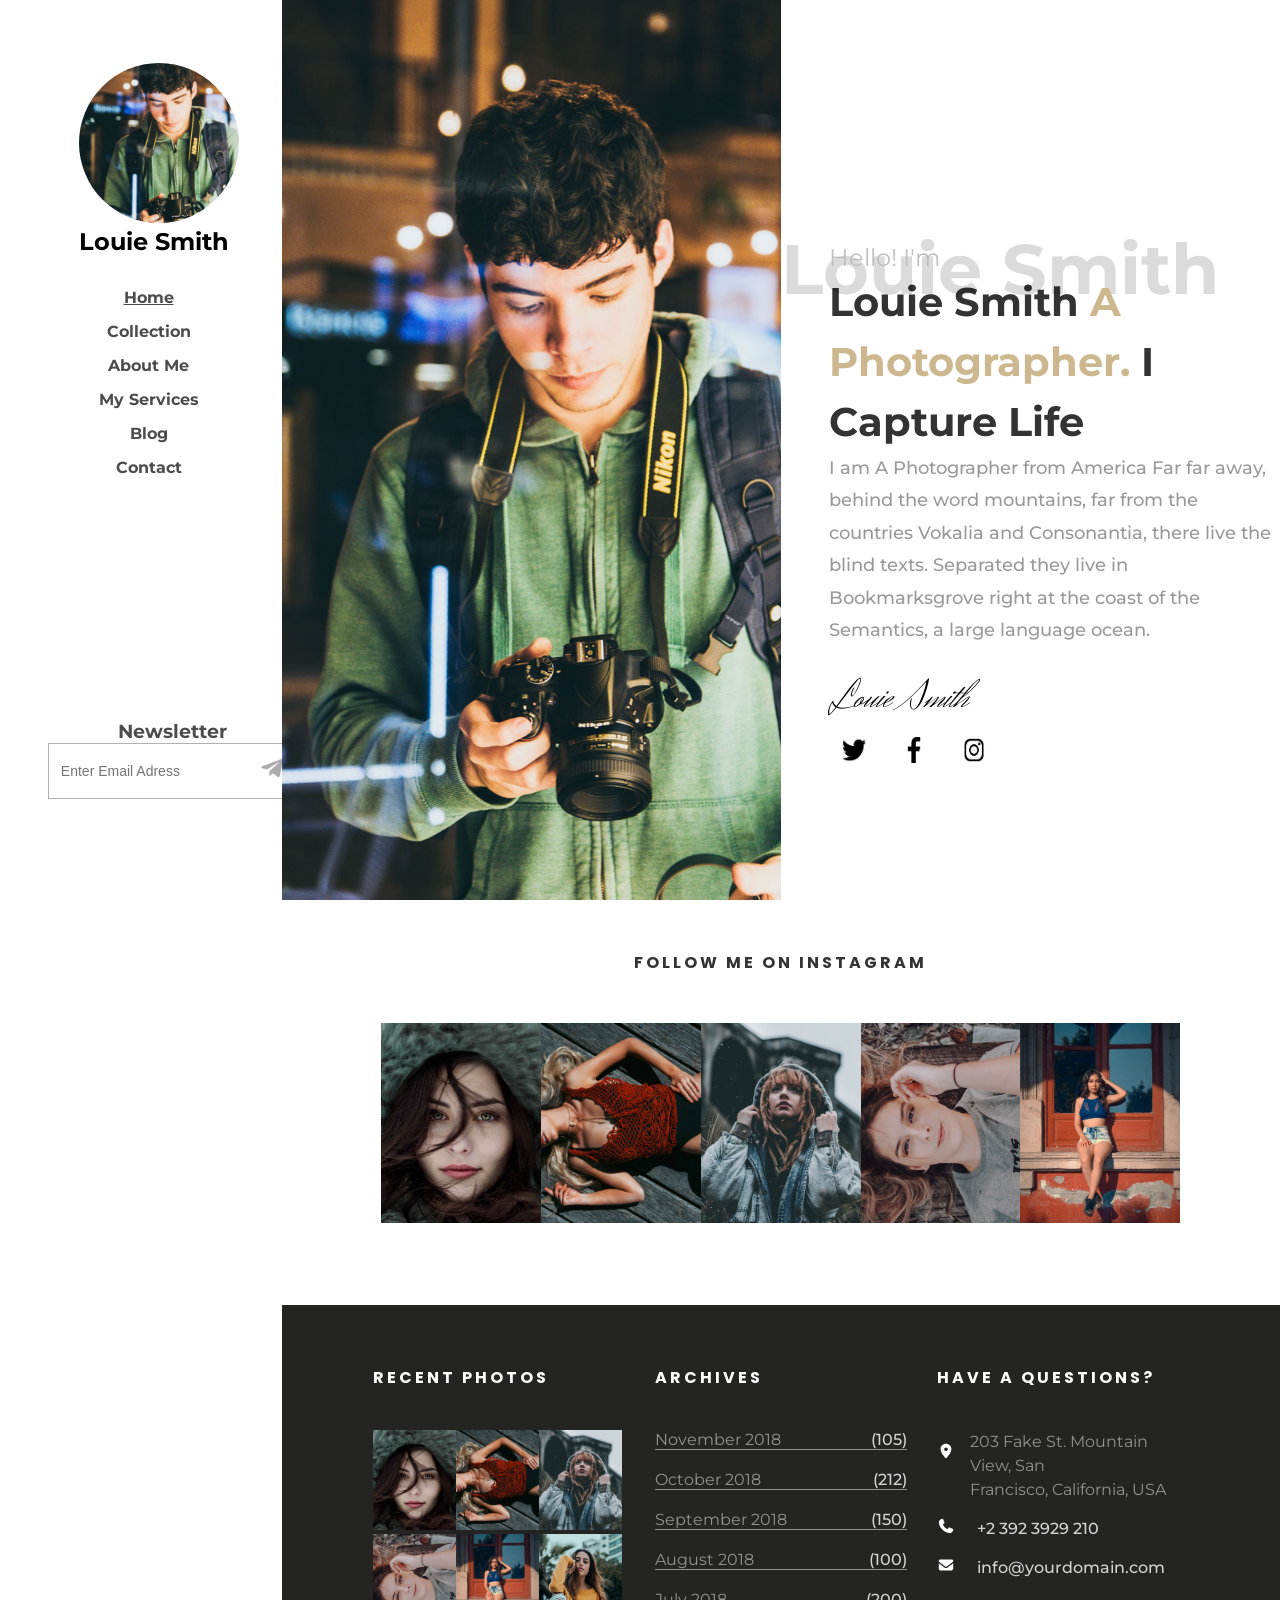
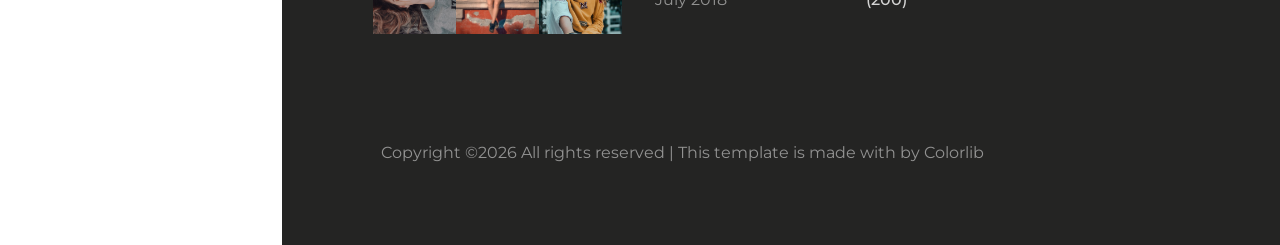
<file: index.html>
<!DOCTYPE html>
<html lang="en">
<head>
    <meta charset="UTF-8">
    <meta name="viewport" content="width=device-width, initial-scale=1.0">
    <title>Document</title>
    <link rel="stylesheet" href="style.css">
    <link rel="preconnect" href="https://fonts.googleapis.com">
    <link rel="preconnect" href="https://fonts.gstatic.com" crossorigin>
    <link href="https://fonts.googleapis.com/css2?family=Montserrat:ital,wght@0,100..900;1,100..900&display=swap" rel="stylesheet">
    <link rel="preconnect" href="https://fonts.googleapis.com">
    <link rel="preconnect" href="https://fonts.gstatic.com" crossorigin>
    <link href="https://fonts.googleapis.com/css2?family=Herr+Von+Muellerhoff&family=Poppins:ital,wght@0,100;0,200;0,300;0,400;0,500;0,600;0,700;0,800;0,900;1,100;1,200;1,300;1,400;1,500;1,600;1,700;1,800;1,900&display=swap" rel="stylesheet">
    <link rel="preconnect" href="https://fonts.googleapis.com">
    <link rel="preconnect" href="https://fonts.gstatic.com" crossorigin>
    <link href="https://fonts.googleapis.com/css2?family=Montserrat:ital,wght@0,100..900;1,100..900&family=Poppins:ital,wght@0,100;0,200;0,300;0,400;0,500;0,600;0,700;0,800;0,900;1,100;1,200;1,300;1,400;1,500;1,600;1,700;1,800;1,900&display=swap" rel="stylesheet">




</head>
<body>
    <div id="divDaEsquerda">
    <div id="Foto-logo">
    <a href="index.html" id="a-titulosla"> <img src="img/author.jpg" alt="" id="imagem_Foto"><h1 id="h1-louie">Louie Smith</h1></a>
    </div>
   <ul id="ul-doLado">
    <li id="li-doLado"><a href="index.html" id="a-lateral" class="protagonista"> Home </a></li>
    <li id="li-doLado"><a href="colection.html" id="a-lateral"> Collection </a></li>
    <li id="li-doLado"><a href="about.html" id="a-lateral"> About Me </a></li>
    <li id="li-doLado"><a href="myservice.html" id="a-lateral"> My Services </a></li>
    <li id="li-doLado"><a href="blog.html" id="a-lateral"> Blog </a></li>
    <li id="li-doLado"><a href="contact.html" id="a-lateral"> Contact </a></li>
   </ul>
   <div id="div-newsletter">
   <h3 id="h3-newsletter">Newsletter</h3>
   <div id="div-input"><input type="text" placeholder="Enter Email Adress"  id="input-1"> <img src="img/btnenviar.png" alt="" id="svg"></div>
   </div>
    </div>








    <div id="div1">
     
        <div id="div-imagem"> <img src="img/author.jpg" alt="" id="img-principal"></div>
        <h1 id="h1-transparente">Louie Smith</h1>
        <div id="div-2">
        <div id="div-texto">
        <p id="hello"> Hello! I'm</p>
        <h2 id="h2-1">Louie Smith <span id="span-amarelo">A Photographer.</span> I Capture Life</h2>
        <P id="P-DOtEXTO">I am A Photographer from America Far far away, behind the word mountains, far from the countries Vokalia and Consonantia, there live the blind texts. Separated they live in Bookmarksgrove right at the coast of the Semantics, a large language ocean.</P>
        <h3 id="assinatura">Louie Smith</h3>
        <ul id="ul2">
        <li class="pngsRedeSocial"><a href="" ><img src="img/redeSocial.png" alt="" class="pngs-1"></a></li>
        <li class="pngsRedeSocial"><a href="" ><img src="img/redeSocial1.png" alt="" class="pngs-2"></a></li>
        <li class="pngsRedeSocial"><a href="" ><img src="img/redeSocial2.png" alt="" class="pngs-3"></a></li>
        </ul>
        </div>
        </div>
    </div>




    <section id="section-sla">




     <div id="div-container">
    <div id="h22"><h2 id="h2-titulo">follow me on instagram</h2> </div>
    <div id="div-fotos">
    <img src="img/image_1.jpg" alt="" class="imgs">
    <img src="img/image_2.jpg" alt="" class="imgs">
    <img src="img/image_3.jpg" alt="" class="imgs">
    <img src="img/image_4.jpg" alt="" class="imgs">
    <img src="img/image_5.jpg" alt="" class="imgs">
    </div>
    </div>








    </section>




    <footer>
      <div id="div-container-doFooter">
      <div id="divssla">
        <h2 class="h2s">recent photos</h2>
        <div id="div6fotos"><a href=""><img src="img/image_1.jpg" alt="" class="imgs2"><img src="img/image_2.jpg" alt="" class="imgs2"><img src="img/image_3.jpg" alt="" class="imgs2"><img src="img/image_4.jpg" alt="" class="imgs2"><img src="img/image_5.jpg" alt="" class="imgs2"><img src="img/image_6.jpg" alt="" class="imgs2"></a></div>
    
      </div>

      <div id="divssla">
        <h2 class="h2s">archives</h2>
        <div id="divul">
        <ul id="ul-rodape">
        <li id="li-rodape">November 2018 <span class="span-numero">(105)</span></li>
        <li id="li-rodape">October 2018 <span class="span-numero">(212)</span></li>
        <li id="li-rodape">September 2018 <span class="span-numero">(150)</span></li>
        <li id="li-rodape">August 2018 <span class="span-numero">(100)</span></li>
        <li id="li-rodape5">July 2018 <span class="span-numero">(200)</span></li>
        </ul>
        </div>
    
      </div>

      <div id="divssla">
        <h2 class="h2s">have a questions?</h2>

        <div>
         <ul id="ul-rodape2">
            <li id="li-rodape2">
            <div id="div-svj1"><svg xmlns="http://www.w3.org/2000/svg" viewBox="0 0 640 640"><!--!Font Awesome Free 7.2.0 by @fontawesome - https://fontawesome.com License - https://fontawesome.com/license/free Copyright 2026 Fonticons, Inc.--><path fill="rgb(255, 255, 255)" d="M128 252.6C128 148.4 214 64 320 64C426 64 512 148.4 512 252.6C512 371.9 391.8 514.9 341.6 569.4C329.8 582.2 310.1 582.2 298.3 569.4C248.1 514.9 127.9 371.9 127.9 252.6zM320 320C355.3 320 384 291.3 384 256C384 220.7 355.3 192 320 192C284.7 192 256 220.7 256 256C256 291.3 284.7 320 320 320z"/></svg></div>
            <p id="p-rodape">	203 Fake St. Mountain View, San<br>Francisco, California, USA</p>
            </li>
            <li id="li-rodape2">
            <div id="div-svj2e3"><svg xmlns="http://www.w3.org/2000/svg" viewBox="0 0 640 640"><!--!Font Awesome Free 7.2.0 by @fontawesome - https://fontawesome.com License - https://fontawesome.com/license/free Copyright 2026 Fonticons, Inc.--><path fill="rgb(255, 255, 255)" d="M224.2 89C216.3 70.1 195.7 60.1 176.1 65.4L170.6 66.9C106 84.5 50.8 147.1 66.9 223.3C104 398.3 241.7 536 416.7 573.1C493 589.3 555.5 534 573.1 469.4L574.6 463.9C580 444.2 569.9 423.6 551.1 415.8L453.8 375.3C437.3 368.4 418.2 373.2 406.8 387.1L368.2 434.3C297.9 399.4 241.3 341 208.8 269.3L253 233.3C266.9 222 271.6 202.9 264.8 186.3L224.2 89z"/></svg></div>
            <span id="span-footer">+2 392 3929 210</span>
            </li>
            <li id="li-rodape2">
            <div id="div-svj2e3"><svg xmlns="http://www.w3.org/2000/svg" viewBox="0 0 640 640"><!--!Font Awesome Free 7.2.0 by @fontawesome - https://fontawesome.com License - https://fontawesome.com/license/free Copyright 2026 Fonticons, Inc.--><path fill="rgb(255, 255, 255)" d="M112 128C85.5 128 64 149.5 64 176C64 191.1 71.1 205.3 83.2 214.4L291.2 370.4C308.3 383.2 331.7 383.2 348.8 370.4L556.8 214.4C568.9 205.3 576 191.1 576 176C576 149.5 554.5 128 528 128L112 128zM64 260L64 448C64 483.3 92.7 512 128 512L512 512C547.3 512 576 483.3 576 448L576 260L377.6 408.8C343.5 434.4 296.5 434.4 262.4 408.8L64 260z"/></svg></div>
            <span id="span-footer">info@yourdomain.com</span>
            </li>
         </ul>
        </div>

      </div>


      </div>
      <p id="p-deforadorodape">Copyright ©2026 All rights reserved | This template is made with  by Colorlib</p>



    </footer>








</body>
</html>
</file>
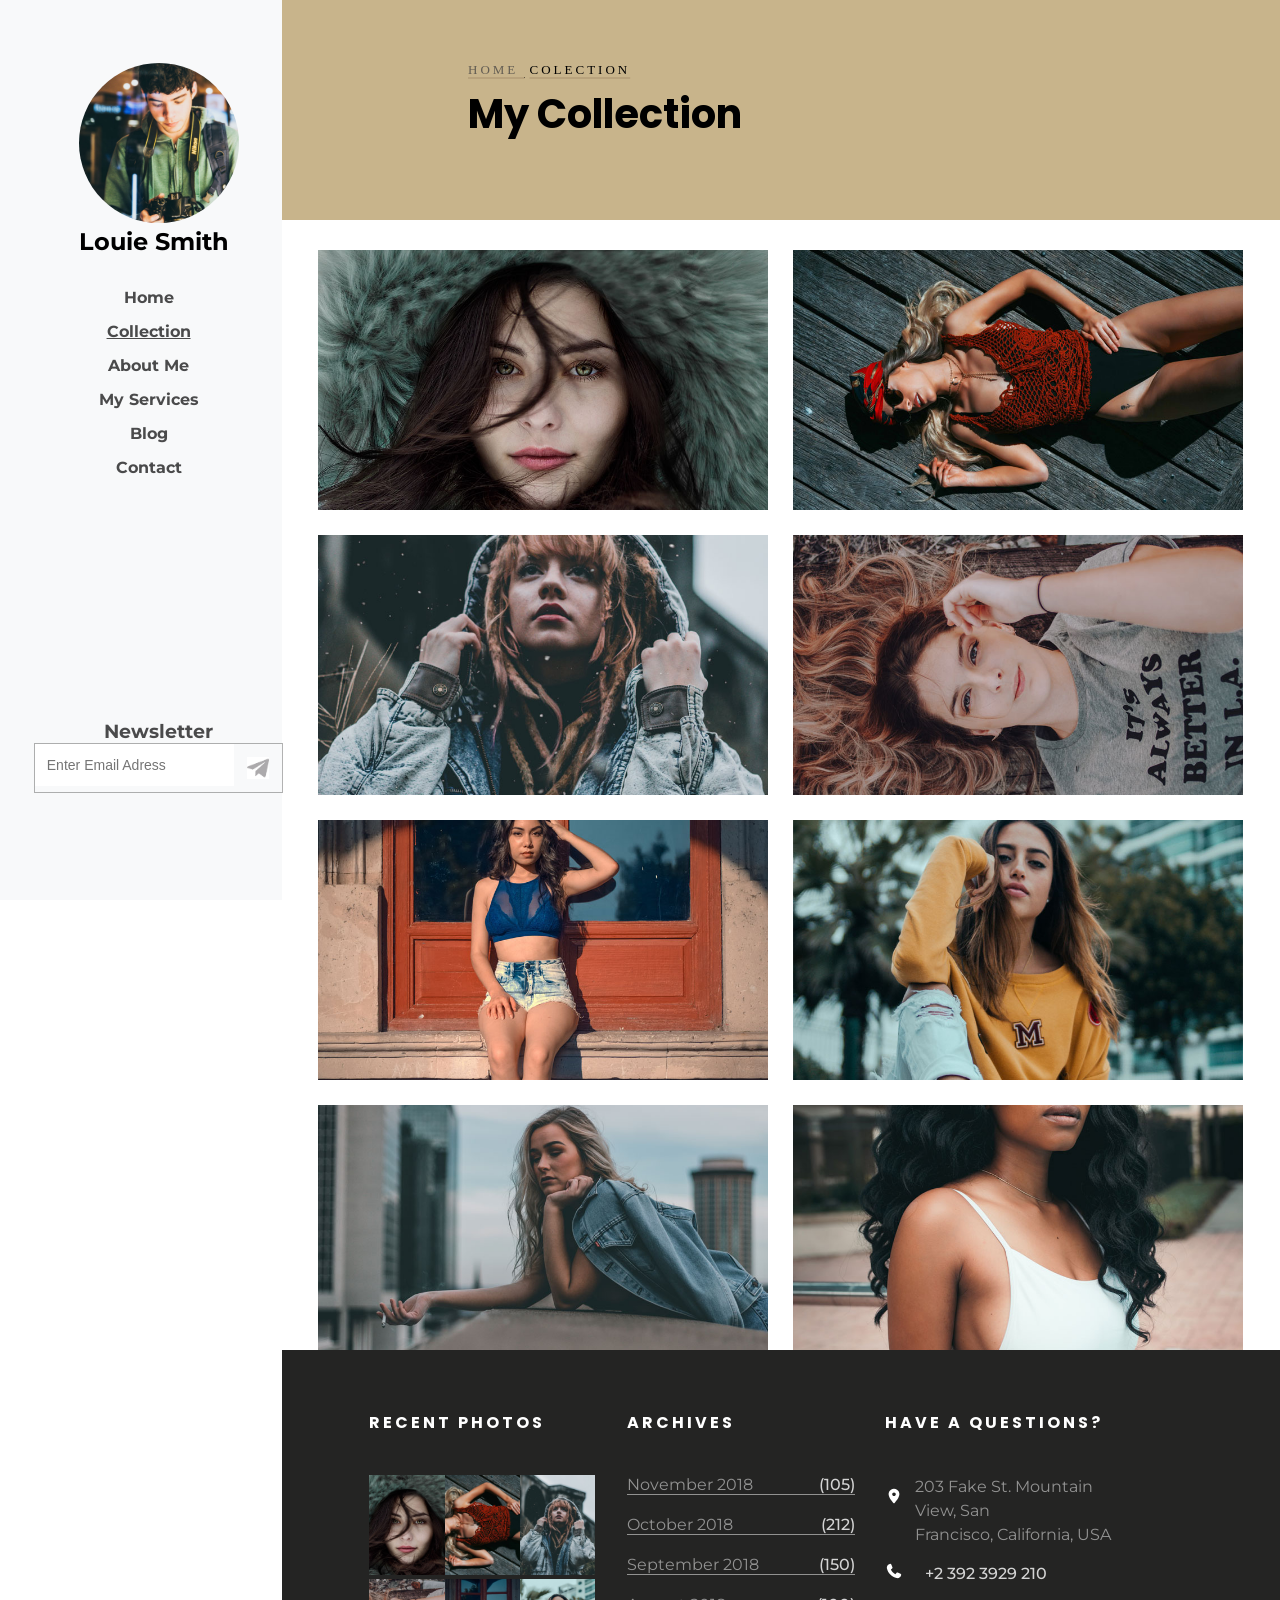
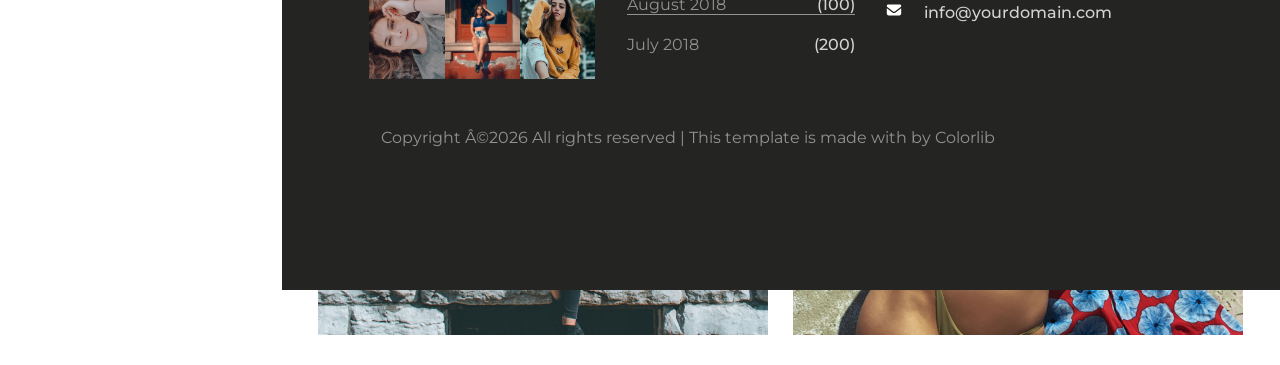
<file: colection.html>
<!DOCTYPE html>
<html lang="en">
<head>
    <meta charset="UTF-8">
    <meta name="viewport" content="width=device-width, initial-scale=1.0">
    <title>Document</title>
    <link rel="stylesheet" href="colection.css">
    <link href="https://fonts.googleapis.com/css2?family=Montserrat:ital,wght@0,100..900;1,100..900&family=Poppins:ital,wght@0,100;0,200;0,300;0,400;0,500;0,600;0,700;0,800;0,900;1,100;1,200;1,300;1,400;1,500;1,600;1,700;1,800;1,900&display=swap" rel="stylesheet">

    <div id="divDaEsquerda">
        <div id="Foto-logo">
        <a href="index.html" id="a-titulo"> <img src="img/author.jpg" alt="" id="imagem_Foto"><h1 id="h1-louie">Louie Smith</h1></a>
        </div>
       <ul id="ul-doLado">
        <li id="li-doLado"><a href="index.html" id="a-lateral"> Home </a></li>
        <li id="li-doLado"><a href="colection.html" id="a-lateral" class="protagonista"> Collection </a></li>
        <li id="li-doLado"><a href="about.html" id="a-lateral"> About Me </a></li>
        <li id="li-doLado"><a href="myservice.html" id="a-lateral"> My Services </a></li>
        <li id="li-doLado"><a href="blog.html" id="a-lateral"> Blog </a></li>
        <li id="li-doLado"><a href="contact.html" id="a-lateral"> Contact </a></li>
       </ul>
       <div id="div-newsletter">
       <h3 id="h3-newsletter">Newsletter</h3>
       <div id="div-input"><input type="text" placeholder="Enter Email Adress"  id="input-1"> <img src="img/btnenviar.png" alt="" id="svg"></div>
       </div>
        </div>

<div class="top-footer">
  <div class="breadcrumb">
    <span><a href="HOME.html" id="a-home">HOME </a><a href="colection.html" id="span-contact"> COLECTION</a><br></span>
  </div>

  <h1>My Collection</h1>

</div>


<div class="gallery">
  
  <div>
  <img src="img/image_1.jpg" alt="">
  </div>
  <div>
  <img src="img/image_2.jpg" alt="">
  </div>
  <div>
  <img src="img/image_3.jpg" alt="">
  </div>

  <div>
  <img src="img/image_4.jpg" alt="">
  </div>
  <div>
  <img src="img/image_5.jpg" alt="">
  </div>
  <div>
  <img src="img/image_6.jpg" alt="">
  </div>

  <div>
  <img src="img/image_7.jpg" alt="">
  </div>
  <div>
  <img src="img/image_8.jpg" alt="">
  </div>
  <div>
  <img src="img/image_9.jpg" alt="">
  </div>

  <div>
  <img src="img/image_10.jpg" alt="">
  </div>
  <div>
  <img src="img/image_11.jpg" alt="">
  </div>
  <div>
  <img src="img/image_12.jpg" alt="">
  </div>

</div>




<footer>
      <div id="div-container-doFooter">
      <div id="divssla">
        <h2 class="h2s">recent photos</h2>
        <div id="div6fotos"><a href=""><img src="img/image_1.jpg" alt="" class="imgs2"><img src="img/image_2.jpg" alt="" class="imgs2"><img src="img/image_3.jpg" alt="" class="imgs2"><img src="img/image_4.jpg" alt="" class="imgs2"><img src="img/image_5.jpg" alt="" class="imgs2"><img src="img/image_6.jpg" alt="" class="imgs2"></a></div>
    
      </div>

      <div id="divssla">
        <h2 class="h2s">archives</h2>
        <div id="divul">
        <ul id="ul-rodape">
        <li id="li-rodape">November 2018 <span class="span-numero">(105)</span></li>
        <li id="li-rodape">October 2018 <span class="span-numero">(212)</span></li>
        <li id="li-rodape">September 2018 <span class="span-numero">(150)</span></li>
        <li id="li-rodape">August 2018 <span class="span-numero">(100)</span></li>
        <li id="li-rodape5">July 2018 <span class="span-numero">(200)</span></li>
        </ul>
        </div>
    
      </div>

      <div id="divssla">
        <h2 class="h2s">have a questions?</h2>

        <div>
         <ul id="ul-rodape2">
            <li id="li-rodape2">
            <div id="div-svj1"><svg xmlns="http://www.w3.org/2000/svg" viewBox="0 0 640 640"><!--!Font Awesome Free 7.2.0 by @fontawesome - https://fontawesome.com License - https://fontawesome.com/license/free Copyright 2026 Fonticons, Inc.--><path fill="rgb(255, 255, 255)" d="M128 252.6C128 148.4 214 64 320 64C426 64 512 148.4 512 252.6C512 371.9 391.8 514.9 341.6 569.4C329.8 582.2 310.1 582.2 298.3 569.4C248.1 514.9 127.9 371.9 127.9 252.6zM320 320C355.3 320 384 291.3 384 256C384 220.7 355.3 192 320 192C284.7 192 256 220.7 256 256C256 291.3 284.7 320 320 320z"/></svg></div>
            <p id="p-rodape">	203 Fake St. Mountain View, San<br>Francisco, California, USA</p>
            </li>
            <li id="li-rodape2">
            <div id="div-svj2e3"><svg xmlns="http://www.w3.org/2000/svg" viewBox="0 0 640 640"><!--!Font Awesome Free 7.2.0 by @fontawesome - https://fontawesome.com License - https://fontawesome.com/license/free Copyright 2026 Fonticons, Inc.--><path fill="rgb(255, 255, 255)" d="M224.2 89C216.3 70.1 195.7 60.1 176.1 65.4L170.6 66.9C106 84.5 50.8 147.1 66.9 223.3C104 398.3 241.7 536 416.7 573.1C493 589.3 555.5 534 573.1 469.4L574.6 463.9C580 444.2 569.9 423.6 551.1 415.8L453.8 375.3C437.3 368.4 418.2 373.2 406.8 387.1L368.2 434.3C297.9 399.4 241.3 341 208.8 269.3L253 233.3C266.9 222 271.6 202.9 264.8 186.3L224.2 89z"/></svg></div>
            <span id="span-footer">+2 392 3929 210</span>
            </li>
            <li id="li-rodape2">
            <div id="div-svj2e3"><svg xmlns="http://www.w3.org/2000/svg" viewBox="0 0 640 640"><!--!Font Awesome Free 7.2.0 by @fontawesome - https://fontawesome.com License - https://fontawesome.com/license/free Copyright 2026 Fonticons, Inc.--><path fill="rgb(255, 255, 255)" d="M112 128C85.5 128 64 149.5 64 176C64 191.1 71.1 205.3 83.2 214.4L291.2 370.4C308.3 383.2 331.7 383.2 348.8 370.4L556.8 214.4C568.9 205.3 576 191.1 576 176C576 149.5 554.5 128 528 128L112 128zM64 260L64 448C64 483.3 92.7 512 128 512L512 512C547.3 512 576 483.3 576 448L576 260L377.6 408.8C343.5 434.4 296.5 434.4 262.4 408.8L64 260z"/></svg></div>
            <span id="span-footer">info@yourdomain.com</span>
            </li>
         </ul>
        </div>

      </div>


      </div>
      <p id="p-deforadorodape">Copyright Â©2026 All rights reserved | This template is made with  by Colorlib</p>



    </footer>

    
</body>
</html>
</file>
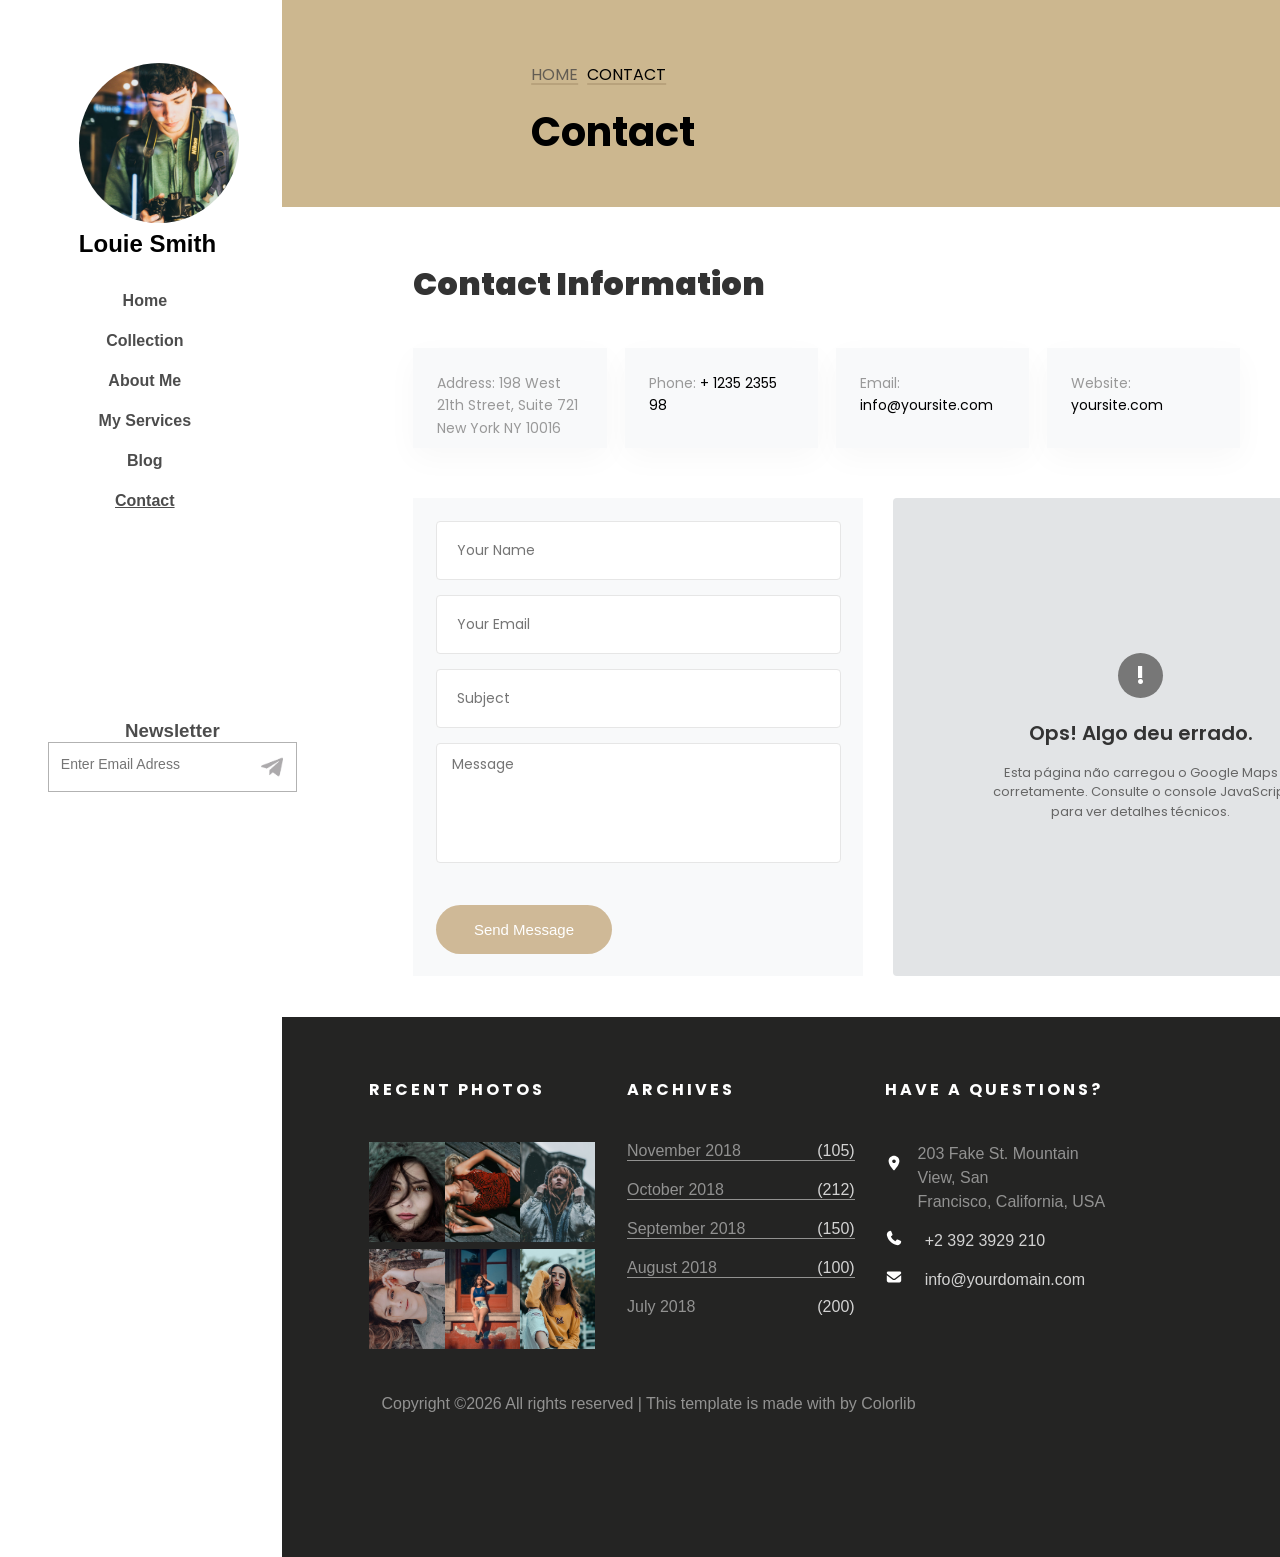
<file: contact.html>
<!DOCTYPE html>
<html lang="pt-br">
<head>
    <meta charset="UTF-8">
    <meta name="viewport" content="width=device-width, initial-scale=1.0">
    <title>Louie Smith - Contato</title>
    <link rel="stylesheet" href="contact.css">
    <link href="https://fonts.googleapis.com/css2?family=Poppins:wght@300;400;600;700&display=swap" rel="stylesheet">
</head>
<body>

    <div class="container">
        <div id="divDaEsquerda">
    <div id="Foto-logo">
    <a href="index.html" id="a-titulo"> <img src="img/author.jpg" alt="" id="imagem_Foto"><h1 id="h1-louie">Louie Smith</h1></a>
    </div>
   <ul id="ul-doLado">
    <li id="li-doLado"><a href="index.html" id="a-lateral"> Home </a></li>
    <li id="li-doLado"><a href="colection.html" id="a-lateral"> Collection </a></li>
    <li id="li-doLado"><a href="about.html" id="a-lateral"> About Me </a></li>
    <li id="li-doLado"><a href="myservice.html" id="a-lateral"> My Services </a></li>
    <li id="li-doLado"><a href="blog.html" id="a-lateral"> Blog </a></li>
    <li id="li-doLado"><a href="contact.html" id="a-lateral" class="protagonista"> Contact </a></li>
   </ul>
   <div id="div-newsletter">
   <h3 id="h3-newsletter">Newsletter</h3>
   <div id="div-input"><input type="text" placeholder="Enter Email Adress"  id="input-1"> <img src="img/btnenviar.png" alt="" id="svg"></div>
   </div>
    </div>

        <div id="div-cabeçario">
        <div id="titulo-sla">
        <a href="" id="a-home">Home</a>  <span id="span-contact">contact</span>
        <h1 id="h1-wukong">Contact</h1>
        </div>

            
        </div>
        
        <main class="main-content">



        <h2 class="section-title">Contact Information</h2>

        <div class="info-grid">
        <div class="caixinhacontato">
        <p id="p-texto">Address: 198 West 21th Street, Suite 721 New York NY 10016</p>
        </div>
        <div class="caixinhacontato">
        <p><span>Phone:</span> + 1235 2355 98</p>
         </div>
        <div class="caixinhacontato">
        <p><span>Email:</span> info@yoursite.com</p>
       </div>
        <div class="caixinhacontato">
        <p><span>Website:</span> yoursite.com</p>
        </div>
        </div>

    <div class="form-container">
     <div class="form-box">
    <form class="contact-form">
    <input type="text" placeholder="Your Name">
    <input type="email" placeholder="Your Email">
     <input type="text" placeholder="Subject">
        <textarea placeholder="Message" rows="8"></textarea>
        <div class="btn-container">
         <button type="submit" class="btn-send">Send Message</button>
         </div>
        </form>
        </div>

        <div class="diverro">
        <div class="larguraerro">
        <span class="iconeerro">!</span>
        <h3>Ops! Algo deu errado.</h3>
        <p>Esta página não carregou o Google Maps corretamente. Consulte o console JavaScript para ver detalhes técnicos.</p>
        </div>
        </div>
        </div>
        </main>
    </div>
    
    </section>

    <footer>
      <div id="div-container-doFooter">
      <div id="divssla">
        <h2 class="h2s">recent photos</h2>
        <div id="div6fotos"><a href=""><img src="img/image_1.jpg" alt="" class="imgs2"><img src="img/image_2.jpg" alt="" class="imgs2"><img src="img/image_3.jpg" alt="" class="imgs2"><img src="img/image_4.jpg" alt="" class="imgs2"><img src="img/image_5.jpg" alt="" class="imgs2"><img src="img/image_6.jpg" alt="" class="imgs2"></a></div>
    
      </div>

      <div id="divssla">
        <h2 class="h2s">archives</h2>
        <div id="divul">
        <ul id="ul-rodape">
        <li id="li-rodape">November 2018 <span class="span-numero">(105)</span></li>
        <li id="li-rodape">October 2018 <span class="span-numero">(212)</span></li>
        <li id="li-rodape">September 2018 <span class="span-numero">(150)</span></li>
        <li id="li-rodape">August 2018 <span class="span-numero">(100)</span></li>
        <li id="li-rodape5">July 2018 <span class="span-numero">(200)</span></li>
        </ul>
        </div>
    
      </div>

      <div id="divssla">
        <h2 class="h2s">have a questions?</h2>

        <div>
         <ul id="ul-rodape2">
            <li id="li-rodape2">
            <div id="div-svj1"><svg xmlns="http://www.w3.org/2000/svg" viewBox="0 0 640 640"><!--!Font Awesome Free 7.2.0 by @fontawesome - https://fontawesome.com License - https://fontawesome.com/license/free Copyright 2026 Fonticons, Inc.--><path fill="rgb(255, 255, 255)" d="M128 252.6C128 148.4 214 64 320 64C426 64 512 148.4 512 252.6C512 371.9 391.8 514.9 341.6 569.4C329.8 582.2 310.1 582.2 298.3 569.4C248.1 514.9 127.9 371.9 127.9 252.6zM320 320C355.3 320 384 291.3 384 256C384 220.7 355.3 192 320 192C284.7 192 256 220.7 256 256C256 291.3 284.7 320 320 320z"/></svg></div>
            <p id="p-rodape">	203 Fake St. Mountain View, San<br>Francisco, California, USA</p>
            </li>
            <li id="li-rodape2">
            <div id="div-svj2e3"><svg xmlns="http://www.w3.org/2000/svg" viewBox="0 0 640 640"><!--!Font Awesome Free 7.2.0 by @fontawesome - https://fontawesome.com License - https://fontawesome.com/license/free Copyright 2026 Fonticons, Inc.--><path fill="rgb(255, 255, 255)" d="M224.2 89C216.3 70.1 195.7 60.1 176.1 65.4L170.6 66.9C106 84.5 50.8 147.1 66.9 223.3C104 398.3 241.7 536 416.7 573.1C493 589.3 555.5 534 573.1 469.4L574.6 463.9C580 444.2 569.9 423.6 551.1 415.8L453.8 375.3C437.3 368.4 418.2 373.2 406.8 387.1L368.2 434.3C297.9 399.4 241.3 341 208.8 269.3L253 233.3C266.9 222 271.6 202.9 264.8 186.3L224.2 89z"/></svg></div>
            <span id="span-footer">+2 392 3929 210</span>
            </li>
            <li id="li-rodape2">
            <div id="div-svj2e3"><svg xmlns="http://www.w3.org/2000/svg" viewBox="0 0 640 640"><!--!Font Awesome Free 7.2.0 by @fontawesome - https://fontawesome.com License - https://fontawesome.com/license/free Copyright 2026 Fonticons, Inc.--><path fill="rgb(255, 255, 255)" d="M112 128C85.5 128 64 149.5 64 176C64 191.1 71.1 205.3 83.2 214.4L291.2 370.4C308.3 383.2 331.7 383.2 348.8 370.4L556.8 214.4C568.9 205.3 576 191.1 576 176C576 149.5 554.5 128 528 128L112 128zM64 260L64 448C64 483.3 92.7 512 128 512L512 512C547.3 512 576 483.3 576 448L576 260L377.6 408.8C343.5 434.4 296.5 434.4 262.4 408.8L64 260z"/></svg></div>
            <span id="span-footer">info@yourdomain.com</span>
            </li>
         </ul>
        </div>
      </div>
      </div>
      <p id="p-deforadorodape">Copyright ©2026 All rights reserved | This template is made with  by Colorlib</p>

    </footer>


</body>
</html>
</file>
<file: style.css>
*{
    padding: 0px;
    margin: 0px;
}
body{
    position: relative;
}
#divDaEsquerda{
    position: absolute;
    left: 0px;
    width: 22%;
    height: 100vh;
    position: fixed;
    background-color: white;
}
#imagem_Foto{
   height: 160px;
   width: 160px;
   border-radius: 50%;
   object-fit: cover;
}

#ul-doLado{
    position: absolute;
    left: 35%;
    top: 32%;
    padding: 0px;
    text-align: center;
}

#li-doLado{
    list-style: none;
    margin: 0 0 15px 0;
}
#a-lateral{
    text-decoration: none;
    color: rgba(0, 0, 0, 0.7);
    font-family: 'Montserrat', Arial, sans-serif;
    font-size: 16px;
    font-weight: 700;
    padding-bottom: 10px;
    padding-top: 10px;
}
#h1-louie{
    color: black;
    text-decoration: none !important;
    font-family: 'Montserrat', sans-serif;
    font-size: 24px;
}
#a-titulo{
    text-decoration: none;
}
#Foto-logo{
    position: absolute;
    left: 28%;
    top: 7%;
}
#div-newsletter{
    position: absolute;
    top: 80%;
    left: 17%;
    text-align: center;
}
#input-1{
    border: none;
    height: 42px !important;
    font-size: 14px;
    padding: 0.375rem 0.75rem;
}
#div-input{
    display: flex;
    border: 1px solid rgba(0, 0, 0, 0.3);
}
#svg{
    width: 22px;
    height: 22px;
    margin: 13px;
}
#h3-newsletter{
    color: rgba(0, 0, 0, 0.7);
    font-family: 'Montserrat', Arial, sans-serif;
}

#div1{
    width: 78%;
    height: 100vh;
    position: absolute;
    left: 22%;
    display: flex;
    background-color: #ffffff;
}
#div-imagem{
    width: 50%;
    height: 100vh;
}
#img-principal{
    width: 100%;
    height: 100vh;
    object-fit: cover;
}
#div-texto{
    width: 45%;
    position: absolute;
    top: 20%;
    padding: 48px;
    padding-right: 0px;
}
#h1-transparente{
    position: absolute;
    top: 26%;
    left: 50%;
    right: 0;
    color: #dbdbdb;
    font-size: 70px;
    line-height: 1;
    font-family: 'Montserrat', Arial, sans-serif;
}
#hello{
    font-size: 24px;
    color: #bfbfbf;
    font-weight: 400;
    z-index: 1;
    font-family: 'Montserrat', Arial, sans-serif;
    margin-top: 15px;
    margin-bottom: 0px;
}
#div-2{
    height: 100vh;
    display: flex;
    align-items: center;
    background-color: #ffffff;
}
#h2-1{
    line-height: 1.5;
    color: rgba(0, 0, 0, 0.8);
    font-weight: 700;
    font-family: 'Montserrat', Arial, sans-serif;
    font-size: 40px;
    margin-top: 0px;
}
#span-amarelo{
    color: #CCB78F;
}
#P-DOtEXTO{
    font-family: "Montserrat", Arial, sans-serif;
    font-size: 18px;
    line-height: 1.8;
    font-weight: 500;
    color: #999999;
    margin-bottom: 1.5rem !important;
}
#assinatura{
    font-family: "Herr Von Muellerhoff", cursive;
    font-size: 40px;
    font-weight: 100;
}

#ul2{
    display: flex;
    list-style: none;
}
.pngs-1{
 width: 24px;
 height: 26px;
}
.pngs-2{
    width: 24px;
    height: 26px;
}
.pngs-3{
    width: 22px;
    height: 26px;
}
.pngsRedeSocial{
    width: 50px;
    height: 50px;
    margin-right: 10px;
    background: white;
    border-radius: 50%;
    display: flex;
    align-items: center;
    justify-content: center;
}

#section-sla{
    position: absolute;
    left: 22%;
    top: 100vh;
    width: 78%;
}
#h2-titulo{
    font-size: 16px;
    font-family: "Poppins", sans-serif;
    font-weight: 700;
    letter-spacing: 3px;
    text-transform: uppercase;
    color: #000000CC;
    margin-bottom: 32px;
    padding-bottom: 16px;
}
.imgs{
   height: 200px;
   width: 20%;
   object-fit: cover;
}
#div-fotos{
    display: flex;
}
#div-container{
    width: 80%;
    padding-right: 10%;
    padding-left: 10%;
    padding-bottom: 5%;
    padding-top: 5%;
}
#h22{
   display: flex;
   justify-content: center;
   text-align: center;
}

footer{
    width: 78%;
    height: 60vh;
    background-color: #242423;
    position: absolute;
    top: 145vh;
    left: 22%;
}
#div-container-doFooter{
    display: flex;
    justify-content: center;
    width: 84%;
    height: 70%;
    padding-left: 4%;
    padding-right: 4%;
    margin-left: 4%;
    margin-right: 4%;
    gap: 30px;
    padding-top: 6%;
}
.h2s{
    color: white;
    font-size: 16px;
    font-family: "Poppins", sans-serif;
    font-weight: 700;
    letter-spacing: 3px;
    text-transform: uppercase;
    margin-top: 0%;
    margin-bottom: 40px;
}
#div6fotos{
    display: flex;
    flex-direction: row;
    flex-wrap: wrap;
    align-items: center
}
.imgs2{
   width: 33%;
   height: 100px;
   object-fit: cover;
}
#divssla{
    width: 30%;
    height: 100px;
}
#ul-rodape{
    list-style: none;
    padding-left: 0px;
}
#li-rodape{
    color: #ffffff80;
    font-family: "Montserrat", Arial, sans-serif;
    border-bottom: 1px solid #ffffff80;
    position: relative;
    margin-bottom: 20px;
}
#li-rodape5{
    color: #ffffff80;
    font-family: "Montserrat", Arial, sans-serif;
    position: relative;
    margin-bottom: 20px;
}
.span-numero{
    color: #ffffffcc;
    font-family: "Montserrat", Arial, sans-serif;
    position: absolute;
    right: 0%;
    font-weight: 500;
}
#ul-rodape2{
    list-style: none;
    padding-left: 0px;
}
#p-rodape{
    color: #FFFFFF80;
    font-family: "Montserrat", Arial, sans-serif;
    margin-bottom: 0px;
    line-height: 1.5;
}
#span-footer{
    color: #ffffffcc;
    font-family: "Montserrat", Arial, sans-serif;
    font-weight: 500;
    line-height: 1.5;
}
#li-rodape2{
    margin-bottom: 15px;
    display: flex;
}
svg{
    height: 18px;
    width: 18px;
}
#div-svj2e3{
    width: 40px;
    height: 21px;
}
#div-svj1{
    width: 40px;
    height: 42px;
    display: flex;
    justify-content: flex-start;
    align-items: center;
}
#p-deforadorodape{
    color: #FFFFFF80;
    font-family: "Montserrat", Arial, sans-serif;
    margin-left: 10%;
}
.protagonista{
    text-decoration: underline !important;
}
#a-titulosla{
    text-decoration: none !important;
}
</file>
<file: colection.css>
body{
    position: relative;
    overflow-x: hidden;
}
#divDaEsquerda{
    position: absolute;
    left: 0px;
    width: 22%;
    height: 100vh;
    position: fixed;
    background-color: #f8f9fa;
}
#imagem_Foto{
   height: 160px;
   width: 160px;
   border-radius: 50%;
   object-fit: cover;
}


#ul-doLado{
    position: absolute;
    left: 35%;
    top: 32%;
    padding: 0px;
    text-align: center;
}


#li-doLado{
    list-style: none;
    margin: 0 0 15px 0;
}
#a-lateral{
    text-decoration: none;
    color: rgba(0, 0, 0, 0.7);
    font-family: 'Montserrat', Arial, sans-serif;
    font-size: 16px;
    font-weight: 700;
    padding-bottom: 10px;
    padding-top: 10px;


}
#h1-louie{
    color: black;
    text-decoration: none;
    font-family: 'Montserrat', sans-serif;
    font-size: 24px;
}
#a-titulo{
    text-decoration: none;


}
#Foto-logo{
    position: absolute;
    left: 28%;
    top: 7%;
}
#div-newsletter{
    position: absolute;
    top: 80%;
    left: 12%;
    text-align: center;
}
#input-1{
    border: none;
    height: 42px !important;
    font-size: 14px;
    padding: 0.375rem 0.75rem;
}
#div-input{
    display: flex;
    border: 1px solid rgba(0, 0, 0, 0.3);
}
#svg{
    width: 22px;
    height: 22px;
    margin: 13px;
}
#h3-newsletter{
    color: rgba(0, 0, 0, 0.7);
    font-family: 'Montserrat', Arial, sans-serif;
}
*{
    padding: 0;
    margin: 0;
    box-sizing: border-box;
}



.content {
    margin-left: 300px;
    background: #f5f5f5;
}


.top-footer{
    background: #c8b48b;
    height: 220px;

    display: flex;
    flex-direction: column;
    justify-content: center;
    padding-left: 120px;
}

.breadcrumb{
    display: flex;
    gap: 15px;
    position: relative;
    line-height: 200%;
    left: 30%;
    margin-bottom: 20px;
}

.breadcrumb a,
.breadcrumb span{
    text-decoration: none;
    color: #222;
    font-size: 13px;
    letter-spacing: 3px;
}
.breadcrumb a{
border-bottom: 1px solid black;
}
.top-footer h1{
    font-size: 40px;
    font-weight: 700;
    color: #000;
    position: relative;
    width: 78%;
    left: 30%;
    bottom: 10%;
    font-family: Poppins, Arial, sans-serif;
}


.gallery{
    div{
        background-color: #000;
        height: 260px;
    }
    padding: 30px;
    display: flex;
    flex-wrap: wrap;
    gap: 25px;
    justify-content: center;
    position: absolute;
    width: 100%;
    left: 11%;
    
}

.gallery img{
    width: 450px;
    height: 260px;
    object-fit: cover;
    transition: 0.3s;
    background-color: black;
    
}

.gallery img:hover{
    opacity: 0.3;
}


.footer{
    background: #1f1f1f;
    color: white;

    display: flex;
    justify-content: space-around;
    flex-wrap: wrap;

    padding: 70px 40px;
    gap: 40px;
}

.footer-box{
    width: 300px;
}

.footer-box h3{
    margin-bottom: 30px;
    font-size: 18px;
    letter-spacing: 2px;
}

.footer-box p{
    margin-bottom: 18px;
    color: #bbb;
    line-height: 1.6;
}


.mini-gallery{
    display: flex;
    flex-wrap: wrap;
    gap: 5px;
}

.mini-gallery img{
    width: 80px;
    height: 80px;
    object-fit: cover;
}




footer{
    width: 78%;
    height: 60vh;
    background-color: #242423;
    position: absolute;
    top: 150vh;
    left: 22%;
}
#div-container-doFooter{
    display: flex;
    justify-content: center;
    width: 84%;
    height: 70%;
    padding-left: 4%;
    padding-right: 4%;
    margin-left: 4%;
    margin-right: 4%;
    gap: 30px;
    padding-top: 6%;
}
.h2s{
    color: white;
    font-size: 16px;
    font-family: "Poppins", sans-serif;
    font-weight: 700;
    letter-spacing: 3px;
    text-transform: uppercase;
    margin-top: 0%;
    margin-bottom: 40px;
}
#div6fotos{
    display: flex;
    flex-direction: row;
    flex-wrap: wrap;
    align-items: center
}
.imgs2{
   width: 33%;
   height: 100px;
   object-fit: cover;
}
#divssla{
    width: 30%;
    height: 100px;
}
#ul-rodape{
    list-style: none;
    padding-left: 0px;
}
#li-rodape{
    color: #ffffff80;
    font-family: "Montserrat", Arial, sans-serif;
    border-bottom: 1px solid #ffffff80;
    position: relative;
    margin-bottom: 20px;
}
#li-rodape5{
    color: #ffffff80;
    font-family: "Montserrat", Arial, sans-serif;
    position: relative;
    margin-bottom: 20px;
}
.span-numero{
    color: #ffffffcc;
    font-family: "Montserrat", Arial, sans-serif;
    position: absolute;
    right: 0%;
    font-weight: 500;
}
#ul-rodape2{
    list-style: none;
    padding-left: 0px;
}
#p-rodape{
    color: #FFFFFF80;
    font-family: "Montserrat", Arial, sans-serif;
    margin-bottom: 0px;
    line-height: 1.5;
}
#span-footer{
    color: #ffffffcc;
    font-family: "Montserrat", Arial, sans-serif;
    font-weight: 500;
    line-height: 1.5;
}
#li-rodape2{
    margin-bottom: 15px;
    display: flex;
}
svg{
    height: 18px;
    width: 18px;
}
#div-svj2e3{
    width: 40px;
    height: 21px;
}
#div-svj1{
    width: 40px;
    height: 42px;
    display: flex;
    justify-content: flex-start;
    align-items: center;
}
#p-deforadorodape{
    color: #FFFFFF80;
    font-family: "Montserrat", Arial, sans-serif;
    margin-left: 10%;
}





#a-home{
    text-decoration: underline;
    text-decoration-color: #b8a27c;
    text-decoration-thickness: 2px;
    text-underline-offset: 3px;
    color: #635d53;
    text-transform: uppercase;
    margin-right: 5px;
    margin-bottom: 25px;
}


#span-contact{
    text-decoration: underline;
    text-decoration-color: #b8a27c;
    text-decoration-thickness: 2px;
    text-underline-offset: 3px;
    text-transform: uppercase;
    margin-bottom: 25px;
    color: black;
}
.protagonista{
    text-decoration: underline !important;
}
</file>
<file: contact.css>
* {
    margin: 0;
    padding: 0;
    box-sizing: border-box;
}

body {
    font-family: 'Poppins', sans-serif;
    color: #333;
    background-color: #f8f9fa;
}

.container {
    min-height: 100vh;
    position: relative;
}

  .sidebar {
    width: 20% !important; 
    background: #fff;
    padding: 40px 15px;    
    display: flex;
    flex-direction: column;
    align-items: center;
    border-right: 1px solid #eee;
    position: fixed;
    height: 100%;
    z-index: 100;
    position: absolute;
    left: 0%;
    position: fixed;
}

.menu ul li a {
    text-decoration: none;
    color: #000;
    font-weight: 600;
    font-size: 14px;       
    transition: 0.3s;
    display: inline-block;
    padding: 5px 0;
}





.profile-img {
    width: 160px;
    height: 160px;
    border-radius: 50%;
    object-fit: cover;
    margin-bottom: 20px;
}

.profile-section h1 {
    font-size: 22px;
    font-weight: 700;
    margin-bottom: 40px;
    text-align: center;
}

.menu ul {
    list-style: none;
    text-align: center;
}

.menu ul li {
    margin-bottom: 15px;
}


.menu ul li a.active {
    border-bottom: 2px solid #000;
}





.main-content {
    padding: 80px 40px;
    width: 78%;
    height: 120vh;
    margin-left: 22%;
    position: absolute;
    top: 20%;
    
}

.section-title {
    font-size: 32px;
    font-weight: 900;
    margin-bottom: 40px;
    margin-left: 10%;
}


.info-grid {
    display: flex;
    margin-left: 10%;
    grid-template-columns: repeat(4, 1fr);
    gap: 2vh;
    margin-bottom: 50px;
    width: 90%;
}

.caixinhacontato {
    background: #f8f9fa;
    width: 25vh;
    height: 100px;
    padding: 24px;
    box-shadow: 0 10px 30px rgba(0,0,0,0.03); 
    max-width: 100%; 
}

.caixinhacontato span {
    color: #999;
    
    margin-bottom: 10px;
    font-weight: 400;        
}

.caixinhacontato p {
    font-size: 14px;
    line-height: 1.6;
    color: #000;
}

#p-texto{
    color: #999;
}

.form-box {
    width: 100%;
}

.contact-form{
    background: #f8f9fa !important;
    padding: 5%;
    width: 50vh;
}
body{
    background-color: white;
}


.contact-form input, .contact-form textarea {
    width: 100%;
    padding: 15px 20px;
    margin-bottom: 15px;
    border: 1px solid #e6e6e6; 
    background: #fff;
    font-family: inherit;
    font-size: 14px;
    border-radius: 4px;
    outline: none;
    color: #666;
}

.contact-form textarea {
    height: 160px;
    resize: none; 
}


.btn-container {
    display: flex;
    justify-content: flex-start;
    margin-top: 20px;
}

.btn-send {
    background: #cfb997; 
    color: white;
    border: none;
    padding: 16px 38px;
    border-radius: 30px; 
    cursor: pointer;
    font-weight: 500;
    font-size: 15px;
    transition: 0.3s ease;
}

.btn-send:hover {
    background: #bfa57d;
}


.diverro {
    background: #e2e4e6;
    display: flex;
    align-items: center;
    justify-content: center;
    padding: 40px;
    text-align: center;
    width: 55vh; 
    height: 100%; 
    border-radius: 4px;
}

.larguraerro {
    max-width: 320px;
}

.iconeerro {
    display: inline-flex;
    align-items: center;
    justify-content: center;
    background: #777;
    color: #fff;
    width: 45px;
    height: 45px;
    border-radius: 50%;
    font-size: 24px;
    font-weight: bold;
    margin-bottom: 20px;
}

.larguraerro h3 {
    font-size: 20px;
    font-weight: 600;
    margin-bottom: 15px;
    color: #333;
}

.larguraerro p {
    font-size: 13px;
    color: #666;
    line-height: 1.5;
}

.contact-form input {
    padding: 18px 20px; 
    margin-bottom: 15px; 
    font-size: 14px;
    
}

.contact-form textarea {
    padding: 10px 15px;
    height: 120px; 
}
#div-container{
    width: 80%;
    padding-right: 10%;
    padding-left: 10%;
    padding-bottom: 5%;
    padding-top: 5%;
}
#h22{
   display: flex;
   justify-content: center;
   text-align: center;
}

.form-container {
    display: grid;
    grid-template-columns: 0.7fr 1.3fr; 
    gap: 30px;                      
    width: 100%;                    
    max-width: 100%;                
    margin: 0 auto;   
    padding-left: 10%;              
}




footer{
    width: 78%;
    height: 60vh;
    background-color: #242423;
    position: absolute;
    top: 113vh;
    left: 22%;
}
#div-container-doFooter{
    display: flex;
    justify-content: center;
    width: 84%;
    height: 70%;
    padding-left: 4%;
    padding-right: 4%;
    margin-left: 4%;
    margin-right: 4%;
    gap: 30px;
    padding-top: 6%;
    
}
.h2s{
    color: white;
    font-size: 16px;
    font-family: "Poppins", sans-serif;
    font-weight: 700;
    letter-spacing: 3px;
    text-transform: uppercase;
    margin-top: 0%;
    margin-bottom: 40px;
}
#div6fotos{
    display: flex;
    flex-direction: row;
    flex-wrap: wrap;
    align-items: center
}
.imgs2{
   width: 33%;
   height: 100px;
   object-fit: cover;
}
#divssla{
    width: 30%;
    height: 100px;
}
#ul-rodape{
    list-style: none;
    padding-left: 0px;
}
#li-rodape{
    color: #ffffff80;
    font-family: "Montserrat", Arial, sans-serif;
    border-bottom: 1px solid #ffffff80;
    position: relative;
    margin-bottom: 20px;
}
#li-rodape5{
    color: #ffffff80;
    font-family: "Montserrat", Arial, sans-serif;
    position: relative;
    margin-bottom: 20px;
}
.span-numero{
    color: #ffffffcc;
    font-family: "Montserrat", Arial, sans-serif;
    position: absolute;
    right: 0%;
    font-weight: 500;
}
#ul-rodape2{
    list-style: none;
    padding-left: 0px;
}
#p-rodape{
    color: #FFFFFF80;
    font-family: "Montserrat", Arial, sans-serif;
    margin-bottom: 0px;
    line-height: 1.5;
}
#span-footer{
    color: #ffffffcc;
    font-family: "Montserrat", Arial, sans-serif;
    font-weight: 500;
    line-height: 1.5;
}
#li-rodape2{
    margin-bottom: 15px;
    display: flex;
}
svg{
    height: 18px;
    width: 18px;
}
#div-svj2e3{
    width: 40px;
    height: 21px;
}
#div-svj1{
    width: 40px;
    height: 42px;
    display: flex;
    justify-content: flex-start;
    align-items: center;
}
#p-deforadorodape{
    color: #FFFFFF80;
    font-family: "Montserrat", Arial, sans-serif;
    margin-left: 10%;
}

#div-newsletter{
    position: absolute;
    top: 80%;
    left: 17%;
    text-align: center;
}
#input-1{
    border: none;
    height: 42px !important;
    font-size: 14px;
    padding: 0.375rem 0.75rem;
}
#div-input{
    display: flex;
    border: 1px solid rgba(0, 0, 0, 0.3);
}
#svg{
    width: 22px;
    height: 22px;
    margin: 13px;
}
#h3-newsletter{
    color: rgba(0, 0, 0, 0.7);
    font-family: 'Montserrat', Arial, sans-serif;
}



#div-cabeçario{
    background-color: #ccb78f;
    position: absolute;
    left: 22%;
    width: 78%;
    height: 23vh;
    position: relative;
}

#span-contact{
    text-decoration: underline;
    text-decoration-color: #b8a27c;
    text-decoration-thickness: 2px;
    text-underline-offset: 3px;
    text-transform: uppercase;
    margin-bottom: 25px;
    color: black;
}

#a-home{
    text-decoration: underline;
    text-decoration-color: #b8a27c;
    text-decoration-thickness: 2px;
    text-underline-offset: 3px;
    color: #635d53;
    text-transform: uppercase;
    margin-right: 5px;
    margin-bottom: 25px;
}
#titulo-sla{
  position: absolute;
  top: 30%;
  left: 25%;
}
#h1-wukong{
  margin-top: 15px;
  color: black;
  font-size: 40px;
}




#divDaEsquerda{
    position: absolute;
    left: 0px;
    width: 22%;
    height: 100vh;
    position: fixed;
    background-color: white;
    z-index: 9;
}
#imagem_Foto{
   height: 160px;
   width: 160px;
   border-radius: 50%;
   object-fit: cover;
}


#ul-doLado{
    position: absolute;
    left: 35%;
    top: 32%;
    padding: 0px;
    text-align: center;
}
#li-doLado{
    list-style: none;
    margin: 0 0 15px 0;
}
#a-lateral{
    text-decoration: none;
    color: rgba(0, 0, 0, 0.7);
    font-family: 'Montserrat', Arial, sans-serif;
    font-size: 16px;
    font-weight: 700;
    padding-bottom: 10px;
    padding-top: 10px;
}
#h1-louie{
    color: black;
    text-decoration: none;
    font-family: 'Montserrat', sans-serif;
    font-size: 24px;
}
#a-titulo{
    text-decoration: none;
}
#Foto-logo{
    position: absolute;
    left: 28%;
    top: 7%;
}
#div-newsletter{
    position: absolute;
    top: 80%;
    left: 17%;
    text-align: center;
}
#input-10{
    border: none;
    height: 42px !important;
    font-size: 14px;
    padding: 0.375rem 0.75rem;
}
#div-input{
    display: flex;
    border: 1px solid rgba(0, 0, 0, 0.3);
}
#svg{
    width: 22px;
    height: 22px;
    margin: 13px;
}
#h3-newsletter{
    color: rgba(0, 0, 0, 0.7);
    font-family: 'Montserrat', Arial, sans-serif;
}
.protagonista{
    text-decoration: underline !important;
}
</file>
